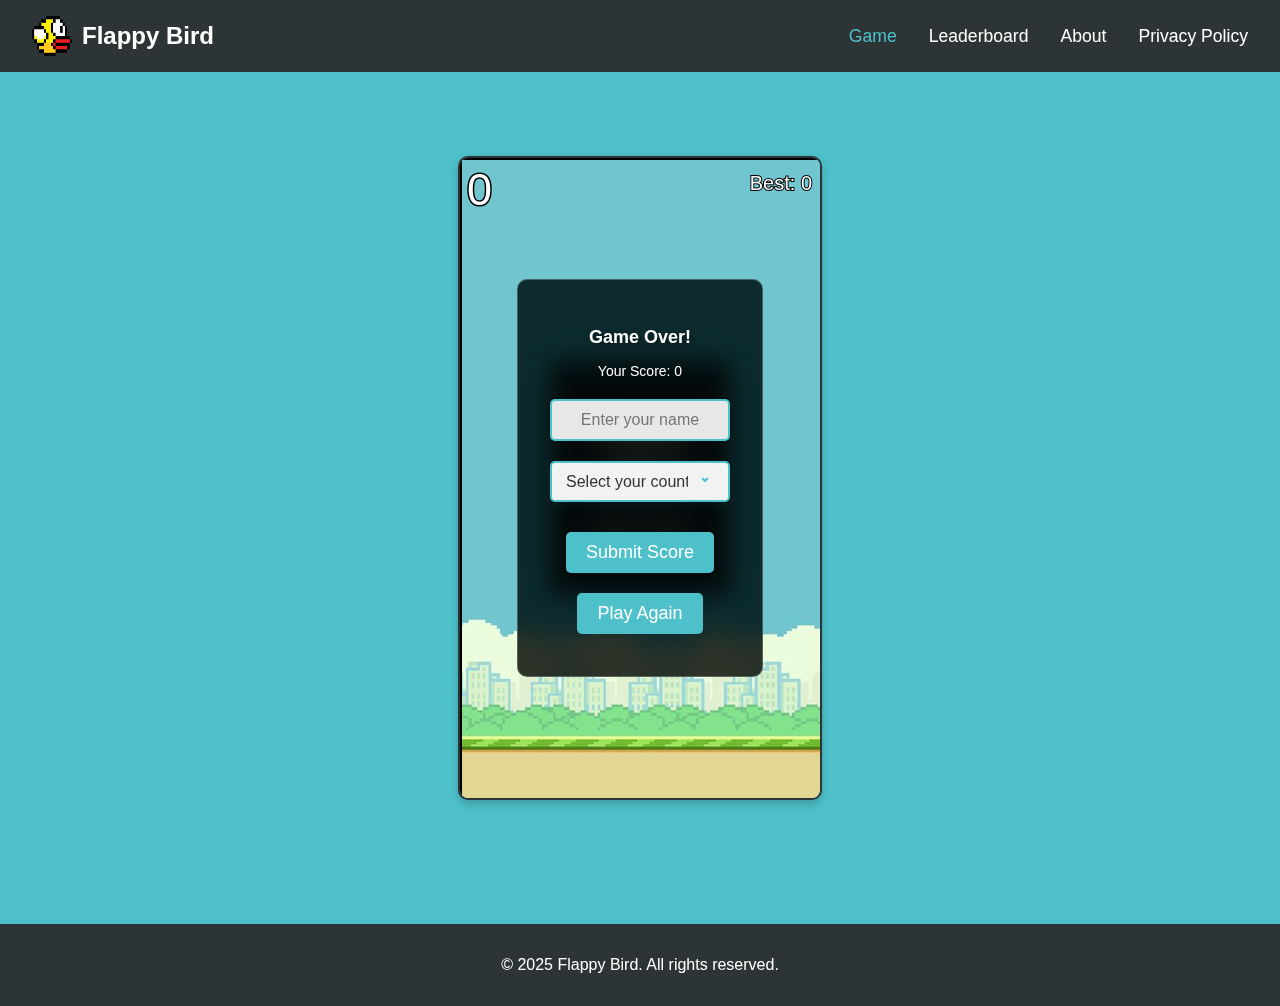
<file: index.html>
<!DOCTYPE html>
<html>
    <head>
        <meta charset="UTF-8">
        <meta name="viewport" content="width=device-width, initial-scale=1.0">
        <title>Flappy Bird</title>
        <link rel="stylesheet" href="flappybird.css">
        <script async src="https://pagead2.googlesyndication.com/pagead/js/adsbygoogle.js?client=ca-pub-3494326893444566"
     crossorigin="anonymous"></script>
        <meta name="google-site-verification" content="9m1msXTnM2G-dFOcgc0I6J4iV4lfIs044R6WPz3hhJg" />
        <script src="flappybird.js" defer></script>
        <script src="leaderboard.js" defer></script>
        <style>
            html, body {
                overflow-x: hidden;
                max-width: 100%;
            }
            
            .game-wrapper {
                display: flex;
                justify-content: center;
                align-items: center;
                min-height: calc(100vh - 120px); /* Account for header and footer */
                padding: 1rem;
            }

            .game-container {
                position: relative;
                width: 360px;
                height: 640px;
                border: 2px solid #2D3436;
                border-radius: 10px;
                overflow: hidden;
                box-shadow: 0 4px 8px rgba(0, 0, 0, 0.2);
            }

            #high-score {
                position: absolute;
                top: 10px;
                right: 10px;
                font-size: 18px;
                color: white;
                text-shadow: 2px 2px 4px rgba(0, 0, 0, 0.8);
                z-index: 1;
            }

            #start-screen, #game-over {
                position: absolute;
                top: 50%;
                left: 50%;
                transform: translate(-50%, -50%);
                text-align: center;
                background: rgba(0, 0, 0, 0.8);
                padding: 2rem;
                border-radius: 10px;
                color: white;
                z-index: 2;
            }

            .btn {
                background-color: #4EC0CA;
                color: white;
                border: none;
                padding: 10px 20px;
                font-size: 18px;
                border-radius: 5px;
                cursor: pointer;
                margin: 10px;
                transition: background-color 0.3s;
            }

            .btn:hover {
                background-color: #3AA7B1;
            }

            .hidden {
                display: none;
            }

            .input-group {
                margin: 20px 0;
            }

            #player-name {
                width: 100%;
                padding: 10px;
                font-size: 16px;
                border: 2px solid #4EC0CA;
                border-radius: 5px;
                background-color: rgba(255, 255, 255, 0.9);
                color: #333;
                text-align: center;
            }

            #player-name:focus {
                outline: none;
                border-color: #3AA7B1;
            }

            .ad-container {
                text-align: center;
                margin: 20px auto;
                max-width: 100%;
                overflow: hidden;
            }

            @media (max-width: 480px) {
                .game-container {
                    width: 320px;
                    height: 568px;
                }
            }

            .toast {
                position: fixed;
                left: 50%;
                bottom: 40px;
                transform: translateX(-50%);
                min-width: 220px;
                max-width: 90vw;
                background: linear-gradient(90deg, #4EC0CA 60%, #3AA7B1 100%);
                color: #fff;
                padding: 16px 32px;
                border-radius: 30px;
                font-size: 1rem;
                font-weight: 600;
                box-shadow: 0 8px 32px rgba(0,0,0,0.18);
                z-index: 9999;
                opacity: 0;
                pointer-events: none;
                transition: opacity 0.4s, bottom 0.4s;
                text-align: center;
                letter-spacing: 1px;
            }
            .toast.show {
                opacity: 1;
                pointer-events: auto;
                bottom: 60px;
            }
        </style>
    </head>
    <body>
        <header>
            <nav class="navbar">
                <a href="index.html" class="logo-link">
                    <div class="logo">
                        <img src="flappybird.png" alt="Flappy Bird Logo" class="nav-logo">
                        <span>Flappy Bird</span>
                    </div>
                </a>
                <ul class="nav-links">
                    <li><a href="index.html" class="active">Game</a></li>
                    <li><a href="leaderboard.html">Leaderboard</a></li>
                    <li><a href="about.html">About</a></li>
                    <li><a href="privacy.html">Privacy Policy</a></li>
                </ul>
            </nav>
        </header>
        <main>
            <div class="game-wrapper">
                <div class="game-container">
                    <canvas id="board"></canvas>
                    <div id="start-screen">
                        <h1>Flappy Bird</h1>
                        <p>Click or press Space to start</p>
                    </div>
                    <div id="game-over" class="hidden">
                        <h2>Game Over!</h2>
                        <p>Your Score: <span class="final-score">0</span></p>
                        <div class="input-group">
                            <input type="text" id="player-name" placeholder="Enter your name" maxlength="20" />
                        </div>
                        <div class="input-group">
                            <label for="player-country" style="display:block; color:#fff; font-weight:600; margin-bottom:6px; letter-spacing:1px; font-size:15px; text-align:left;"></label>
                            <div style="width:100%;">
                                <select id="player-country" class="styled-select">
                                    <option value="">Select your country</option>
                                    <option value="United States">United States</option>
                                    <option value="United Kingdom">United Kingdom</option>
                                    <option value="Canada">Canada</option>
                                    <option value="Australia">Australia</option>
                                    <option value="Germany">Germany</option>
                                    <option value="France">France</option>
                                    <option value="India">India</option>
                                    <option value="China">China</option>
                                    <option value="Japan">Japan</option>
                                    <option value="Brazil">Brazil</option>
                                    <option value="Russia">Russia</option>
                                    <option value="Italy">Italy</option>
                                    <option value="Spain">Spain</option>
                                    <option value="Mexico">Mexico</option>
                                    <option value="Turkey">Turkey</option>
                                    <option value="South Korea">South Korea</option>
                                    <option value="Indonesia">Indonesia</option>
                                    <option value="Netherlands">Netherlands</option>
                                    <option value="Saudi Arabia">Saudi Arabia</option>
                                    <option value="South Africa">South Africa</option>
                                </select>
                            </div>
                        </div>
                        <button class="btn" onclick="submitScore()">Submit Score</button>
                        <button class="btn" onclick="resetGame()">Play Again</button>
                    </div>
                </div>
            </div>
            <div id="toast" class="toast hidden"></div>
            <!-- Bottom ad -->
            <div class="ad-container">
                <ins class="adsbygoogle"
                    style="display:block"
                    data-ad-client="ca-pub-3494326893444566"
                    data-ad-slot="YOUR_AD_SLOT_ID"
                    data-ad-format="horizontal"
                    data-full-width-responsive="true"></ins>
                <script>
                    (adsbygoogle = window.adsbygoogle || []).push({});
                </script>
            </div>
        </main>
        <footer>
            <p>&copy; 2025 Flappy Bird. All rights reserved.</p>
        </footer>
    </body>
</html>
</file>
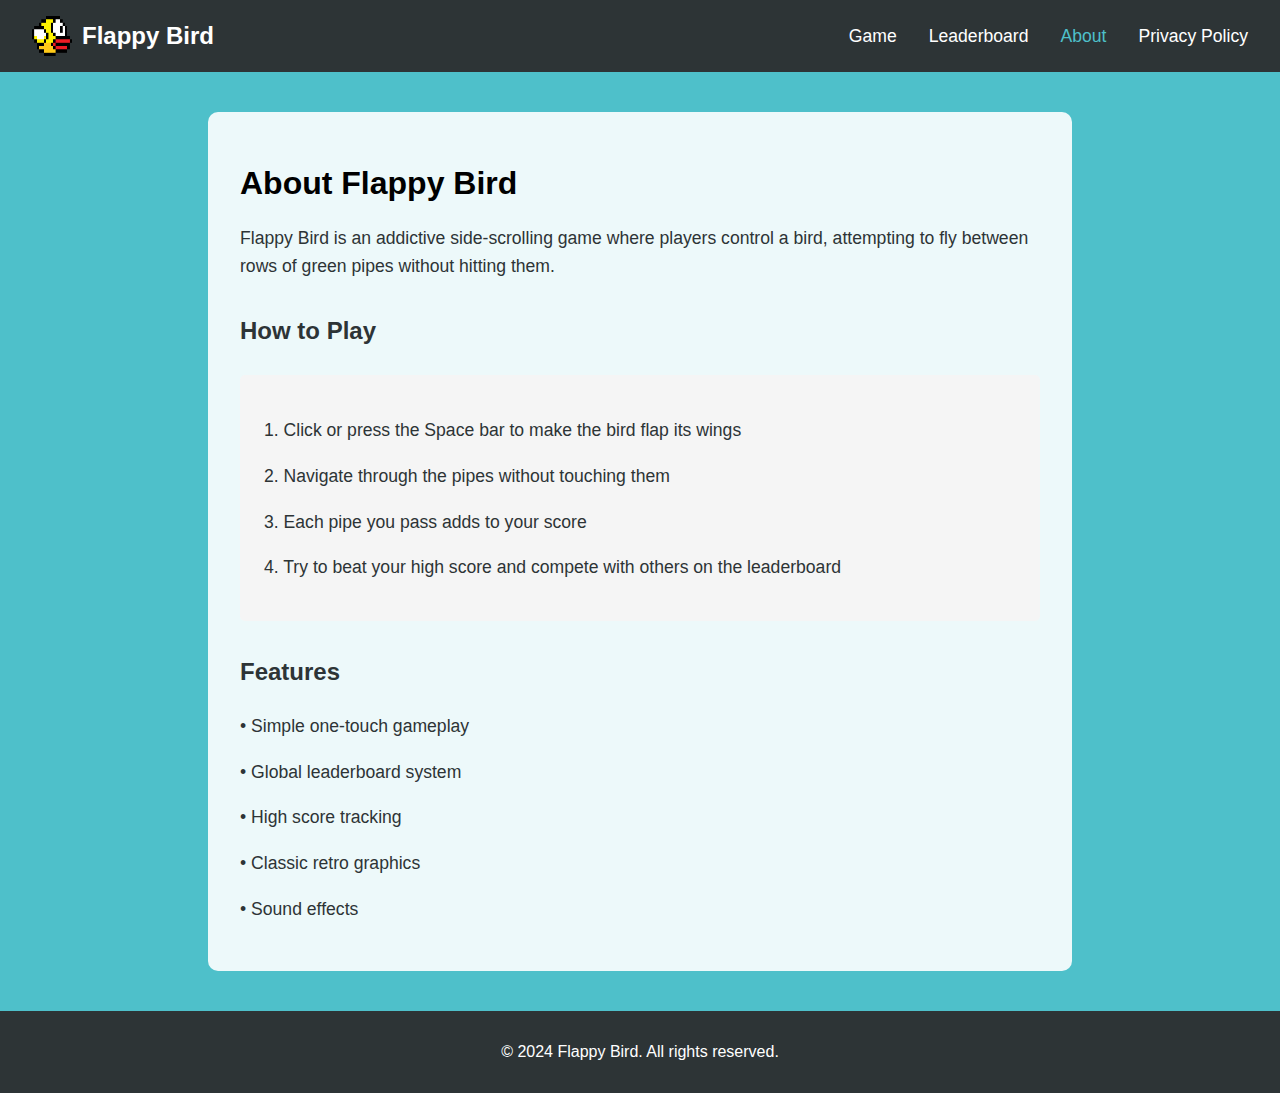
<file: about.html>
<!DOCTYPE html>
<html>
    <head>
        <meta charset="UTF-8">
        <meta name="viewport" content="width=device-width, initial-scale=1.0">
        <title>About - Flappy Bird</title>
        <link rel="stylesheet" href="flappybird.css">
        <!-- Google AdSense -->
        <script async src="https://pagead2.googlesyndication.com/pagead/js/adsbygoogle.js?client=ca-pub-YOUR_PUBLISHER_ID"
        crossorigin="anonymous"></script>
        <style>
            .about-container {
                background-color: rgba(255, 255, 255, 0.9);
                border-radius: 10px;
                padding: 2rem;
                max-width: 800px;
                width: 100%;
                margin: 0 auto;
            }
            
            .about-content {
                line-height: 1.6;
            }
            
            .about-content h2 {
                color: #2D3436;
                margin-top: 2rem;
            }
            
            .about-content p {
                color: #2D3436;
                font-size: 1.1rem;
                margin-bottom: 1rem;
            }
            
            .game-instructions {
                background-color: #f5f5f5;
                padding: 1.5rem;
                border-radius: 5px;
                margin: 1.5rem 0;
            }

            .ad-container {
                text-align: center;
                margin: 20px auto;
                max-width: 100%;
                overflow: hidden;
            }
        </style>
    </head>
    <body>
        <header>
            <nav class="navbar">
                <a href="index.html" class="logo-link">
                    <div class="logo">
                        <img src="flappybird.png" alt="Flappy Bird Logo" class="nav-logo">
                        <span>Flappy Bird</span>
                    </div>
                </a>
                <ul class="nav-links">
                    <li><a href="index.html">Game</a></li>
                    <li><a href="leaderboard.html">Leaderboard</a></li>
                    <li><a href="about.html" class="active">About</a></li>
                    <li><a href="privacy.html">Privacy Policy</a></li>
                </ul>
            </nav>
        </header>
        <main>
            <!-- Top ad -->
            <div class="ad-container">
                <ins class="adsbygoogle"
                    style="display:block"
                    data-ad-client="ca-pub-YOUR_PUBLISHER_ID"
                    data-ad-slot="YOUR_AD_SLOT_ID"
                    data-ad-format="horizontal"
                    data-full-width-responsive="true"></ins>
                <script>
                    (adsbygoogle = window.adsbygoogle || []).push({});
                </script>
            </div>
            <div class="about-container">
                <h1>About Flappy Bird</h1>
                <div class="about-content">
                    <p>Flappy Bird is an addictive side-scrolling game where players control a bird, attempting to fly between rows of green pipes without hitting them.</p>
                    
                    <h2>How to Play</h2>
                    <div class="game-instructions">
                        <p>1. Click or press the Space bar to make the bird flap its wings</p>
                        <p>2. Navigate through the pipes without touching them</p>
                        <p>3. Each pipe you pass adds to your score</p>
                        <p>4. Try to beat your high score and compete with others on the leaderboard</p>
                    </div>
                    
                    <h2>Features</h2>
                    <p>• Simple one-touch gameplay</p>
                    <p>• Global leaderboard system</p>
                    <p>• High score tracking</p>
                    <p>• Classic retro graphics</p>
                    <p>• Sound effects</p>
                </div>
            </div>
            <!-- Bottom ad -->
            <div class="ad-container">
                <ins class="adsbygoogle"
                    style="display:block"
                    data-ad-client="ca-pub-YOUR_PUBLISHER_ID"
                    data-ad-slot="YOUR_AD_SLOT_ID"
                    data-ad-format="horizontal"
                    data-full-width-responsive="true"></ins>
                <script>
                    (adsbygoogle = window.adsbygoogle || []).push({});
                </script>
            </div>
        </main>
        <footer>
            <p>&copy; 2024 Flappy Bird. All rights reserved.</p>
        </footer>
    </body>
</html>
</file>
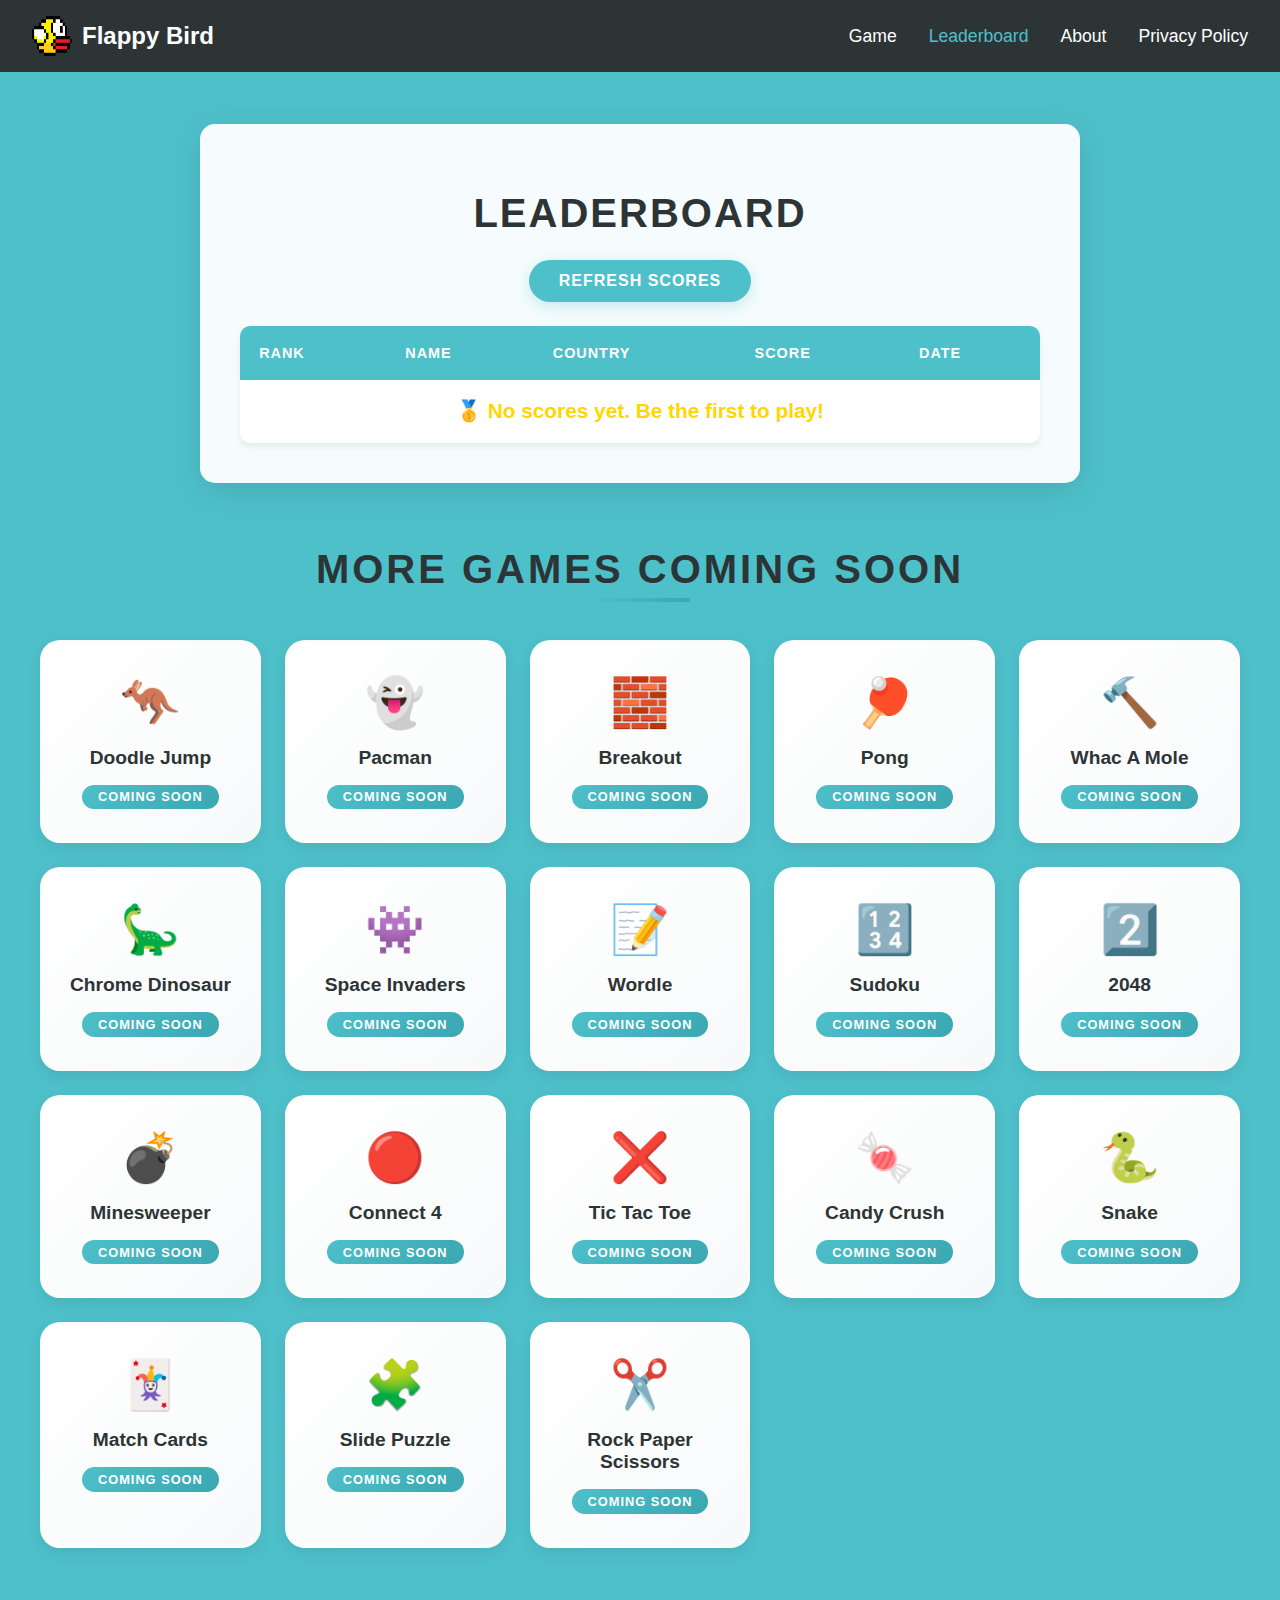
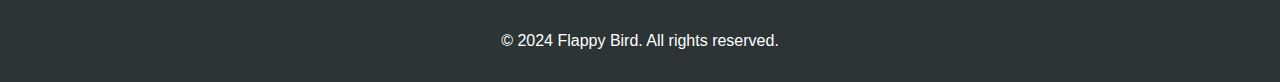
<file: leaderboard.html>
<!DOCTYPE html>
<html>
    <head>
        <meta charset="UTF-8">
        <meta name="viewport" content="width=device-width, initial-scale=1.0">
        <title>Leaderboard - Flappy Bird</title>
        <link rel="stylesheet" href="flappybird.css">
        <!-- Google AdSense -->
        <script async src="https://pagead2.googlesyndication.com/pagead/js/adsbygoogle.js?client=ca-pub-YOUR_PUBLISHER_ID"
        crossorigin="anonymous"></script>
        <script src="leaderboard.js" defer></script>
        <style>
            .leaderboard-container {
                background-color: rgba(255, 255, 255, 0.95);
                border-radius: 15px;
                padding: 2.5rem;
                max-width: 800px;
                width: 100%;
                margin: 2rem auto;
                box-shadow: 0 8px 32px rgba(0, 0, 0, 0.1);
            }
            
            .leaderboard-container h1 {
                text-align: center;
                color: #2D3436;
                font-size: 2.5rem;
                margin-bottom: 1.5rem;
                text-transform: uppercase;
                letter-spacing: 2px;
            }
            
            .leaderboard-table {
                width: 100%;
                border-collapse: collapse;
                margin-top: 1.5rem;
                background-color: white;
                border-radius: 10px;
                overflow: hidden;
                box-shadow: 0 4px 6px rgba(0, 0, 0, 0.07);
            }
            
            .leaderboard-table th,
            .leaderboard-table td {
                padding: 1.2rem;
                text-align: left;
            }
            
            .leaderboard-table th {
                background-color: #4EC0CA;
                color: white;
                font-weight: 600;
                text-transform: uppercase;
                letter-spacing: 1px;
                font-size: 0.9rem;
            }
            
            .leaderboard-table td {
                border-bottom: 1px solid #f0f0f0;
                color: #2D3436;
                font-size: 1.1rem;
            }
            
            .leaderboard-table tbody tr {
                transition: all 0.3s ease;
            }
            
            .leaderboard-table tbody tr:hover {
                background-color: #f8f9fa;
                transform: scale(1.02);
                box-shadow: 0 2px 5px rgba(0, 0, 0, 0.1);
            }
            
            /* Special styling for top 3 */
            .leaderboard-table tbody tr:nth-child(1) td:first-child {
                color: #FFD700;
                font-weight: bold;
                font-size: 1.3rem;
            }
            
            .leaderboard-table tbody tr:nth-child(2) td:first-child {
                color: #C0C0C0;
                font-weight: bold;
                font-size: 1.2rem;
            }
            
            .leaderboard-table tbody tr:nth-child(3) td:first-child {
                color: #CD7F32;
                font-weight: bold;
                font-size: 1.2rem;
            }
            
            /* Medal icons for top 3 */
            .leaderboard-table tbody tr:nth-child(1) td:first-child::before {
                content: "🥇 ";
            }
            
            .leaderboard-table tbody tr:nth-child(2) td:first-child::before {
                content: "🥈 ";
            }
            
            .leaderboard-table tbody tr:nth-child(3) td:first-child::before {
                content: "🥉 ";
            }
            
            .leaderboard-table tbody tr:last-child td {
                border-bottom: none;
            }

            .ad-container {
                text-align: center;
                margin: 20px auto;
                max-width: 100%;
                overflow: hidden;
            }

            .no-scores {
                text-align: center;
                padding: 3rem;
                color: #666;
                font-style: italic;
                font-size: 1.2rem;
            }

            .refresh-button {
                background-color: #4EC0CA;
                color: white;
                border: none;
                padding: 12px 30px;
                border-radius: 25px;
                cursor: pointer;
                margin: 20px auto;
                display: block;
                font-size: 1rem;
                font-weight: 600;
                text-transform: uppercase;
                letter-spacing: 1px;
                transition: all 0.3s ease;
                box-shadow: 0 4px 15px rgba(78, 192, 202, 0.3);
            }

            .refresh-button:hover {
                background-color: #3AA7B1;
                transform: translateY(-2px);
                box-shadow: 0 6px 20px rgba(78, 192, 202, 0.4);
            }
            
            .refresh-button:active {
                transform: translateY(0);
                box-shadow: 0 2px 10px rgba(78, 192, 202, 0.3);
            }
            
            /* Responsive design */
            @media (max-width: 600px) {
                .leaderboard-container {
                    padding: 1.5rem;
                    margin: 1rem;
                }
                
                .leaderboard-table th,
                .leaderboard-table td {
                    padding: 0.8rem;
                    font-size: 0.9rem;
                }
                
                .leaderboard-container h1 {
                    font-size: 2rem;
                }
            }
            
            /* More Games Section */
            .more-games-section {
                max-width: 1200px;
                margin: 4rem auto 2rem;
                padding: 0 1rem;
            }
            
            .section-title {
                text-align: center;
                font-size: 2.5rem;
                color: #2D3436;
                margin-bottom: 3rem;
                position: relative;
                text-transform: uppercase;
                letter-spacing: 3px;
            }
            
            .section-title::after {
                content: '';
                position: absolute;
                bottom: -10px;
                left: 50%;
                transform: translateX(-50%);
                width: 100px;
                height: 4px;
                background: linear-gradient(to right, #4EC0CA, #3AA7B1);
                border-radius: 2px;
            }
            
            .games-grid {
                display: grid;
                grid-template-columns: repeat(auto-fill, minmax(200px, 1fr));
                gap: 1.5rem;
                margin-bottom: 2rem;
            }
            
            .game-card {
                background: linear-gradient(135deg, #ffffff 0%, #f8f9fa 100%);
                border-radius: 20px;
                padding: 2rem 1.5rem;
                text-align: center;
                position: relative;
                overflow: hidden;
                transition: all 0.3s ease;
                cursor: pointer;
                box-shadow: 0 5px 15px rgba(0, 0, 0, 0.08);
                border: 2px solid transparent;
            }
            
            .game-card::before {
                content: '';
                position: absolute;
                top: 0;
                left: 0;
                right: 0;
                bottom: 0;
                background: linear-gradient(135deg, #4EC0CA 0%, #3AA7B1 100%);
                opacity: 0;
                transition: opacity 0.3s ease;
                z-index: 1;
            }
            
            .game-card:hover {
                transform: translateY(-10px);
                box-shadow: 0 15px 30px rgba(78, 192, 202, 0.3);
                border-color: #4EC0CA;
            }
            
            .game-card:hover::before {
                opacity: 0.1;
            }
            
            .game-icon {
                font-size: 3rem;
                margin-bottom: 1rem;
                display: block;
                animation: bounce 2s infinite;
                position: relative;
                z-index: 2;
            }
            
            .game-card h3 {
                font-size: 1.2rem;
                color: #2D3436;
                margin: 0.5rem 0;
                font-weight: 600;
                position: relative;
                z-index: 2;
            }
            
            .coming-soon-badge {
                display: inline-block;
                background: linear-gradient(135deg, #4EC0CA 0%, #3AA7B1 100%);
                color: white;
                padding: 0.3rem 1rem;
                border-radius: 20px;
                font-size: 0.8rem;
                font-weight: 600;
                text-transform: uppercase;
                letter-spacing: 1px;
                margin-top: 0.5rem;
                position: relative;
                z-index: 2;
                animation: pulse 2s infinite;
            }
            
            @keyframes bounce {
                0%, 100% {
                    transform: translateY(0);
                }
                50% {
                    transform: translateY(-10px);
                }
            }
            
            @keyframes pulse {
                0% {
                    box-shadow: 0 0 0 0 rgba(78, 192, 202, 0.4);
                }
                70% {
                    box-shadow: 0 0 0 10px rgba(78, 192, 202, 0);
                }
                100% {
                    box-shadow: 0 0 0 0 rgba(78, 192, 202, 0);
                }
            }
            
            /* Responsive for game cards */
            @media (max-width: 768px) {
                .games-grid {
                    grid-template-columns: repeat(auto-fill, minmax(150px, 1fr));
                    gap: 1rem;
                }
                
                .game-card {
                    padding: 1.5rem 1rem;
                }
                
                .game-icon {
                    font-size: 2.5rem;
                }
                
                .section-title {
                    font-size: 2rem;
                }
            }
        </style>
    </head>
    <body>
        <header>
            <nav class="navbar">
                <a href="index.html" class="logo-link">
                    <div class="logo">
                        <img src="flappybird.png" alt="Flappy Bird Logo" class="nav-logo">
                        <span>Flappy Bird</span>
                    </div>
                </a>
                <ul class="nav-links">
                    <li><a href="index.html">Game</a></li>
                    <li><a href="leaderboard.html" class="active">Leaderboard</a></li>
                    <li><a href="about.html">About</a></li>
                    <li><a href="privacy.html">Privacy Policy</a></li>
                </ul>
            </nav>
        </header>
        <main>
            <!-- Top ad -->
            <div class="ad-container">
                <ins class="adsbygoogle"
                    style="display:block"
                    data-ad-client="ca-pub-YOUR_PUBLISHER_ID"
                    data-ad-slot="YOUR_AD_SLOT_ID"
                    data-ad-format="horizontal"
                    data-full-width-responsive="true"></ins>
                <script>
                    (adsbygoogle = window.adsbygoogle || []).push({});
                </script>
            </div>
            <div class="leaderboard-container">
                <h1>Leaderboard</h1>
                <button class="refresh-button" onclick="loadLeaderboard()">Refresh Scores</button>
                <table class="leaderboard-table">
                    <thead>
                        <tr>
                            <th>Rank</th>
                            <th>Name</th>
                            <th>Country</th>
                            <th>Score</th>
                            <th>Date</th>
                        </tr>
                    </thead>
                    <tbody id="leaderboard-body">
                        <!-- Leaderboard entries will be populated by JavaScript -->
                    </tbody>
                </table>
            </div>
            
            <!-- More Games Section -->
            <div class="more-games-section">
                <h2 class="section-title">More Games Coming Soon</h2>
                <div class="games-grid">
                    <div class="game-card">
                        <div class="game-icon">🦘</div>
                        <h3>Doodle Jump</h3>
                        <span class="coming-soon-badge">Coming Soon</span>
                    </div>
                    <div class="game-card">
                        <div class="game-icon">👻</div>
                        <h3>Pacman</h3>
                        <span class="coming-soon-badge">Coming Soon</span>
                    </div>
                    <div class="game-card">
                        <div class="game-icon">🧱</div>
                        <h3>Breakout</h3>
                        <span class="coming-soon-badge">Coming Soon</span>
                    </div>
                    <div class="game-card">
                        <div class="game-icon">🏓</div>
                        <h3>Pong</h3>
                        <span class="coming-soon-badge">Coming Soon</span>
                    </div>
                    <div class="game-card">
                        <div class="game-icon">🔨</div>
                        <h3>Whac A Mole</h3>
                        <span class="coming-soon-badge">Coming Soon</span>
                    </div>
                    <div class="game-card">
                        <div class="game-icon">🦕</div>
                        <h3>Chrome Dinosaur</h3>
                        <span class="coming-soon-badge">Coming Soon</span>
                    </div>
                    <div class="game-card">
                        <div class="game-icon">👾</div>
                        <h3>Space Invaders</h3>
                        <span class="coming-soon-badge">Coming Soon</span>
                    </div>
                    <div class="game-card">
                        <div class="game-icon">📝</div>
                        <h3>Wordle</h3>
                        <span class="coming-soon-badge">Coming Soon</span>
                    </div>
                    <div class="game-card">
                        <div class="game-icon">🔢</div>
                        <h3>Sudoku</h3>
                        <span class="coming-soon-badge">Coming Soon</span>
                    </div>
                    <div class="game-card">
                        <div class="game-icon">2️⃣</div>
                        <h3>2048</h3>
                        <span class="coming-soon-badge">Coming Soon</span>
                    </div>
                    <div class="game-card">
                        <div class="game-icon">💣</div>
                        <h3>Minesweeper</h3>
                        <span class="coming-soon-badge">Coming Soon</span>
                    </div>
                    <div class="game-card">
                        <div class="game-icon">🔴</div>
                        <h3>Connect 4</h3>
                        <span class="coming-soon-badge">Coming Soon</span>
                    </div>
                    <div class="game-card">
                        <div class="game-icon">❌</div>
                        <h3>Tic Tac Toe</h3>
                        <span class="coming-soon-badge">Coming Soon</span>
                    </div>
                    <div class="game-card">
                        <div class="game-icon">🍬</div>
                        <h3>Candy Crush</h3>
                        <span class="coming-soon-badge">Coming Soon</span>
                    </div>
                    <div class="game-card">
                        <div class="game-icon">🐍</div>
                        <h3>Snake</h3>
                        <span class="coming-soon-badge">Coming Soon</span>
                    </div>
                    <div class="game-card">
                        <div class="game-icon">🃏</div>
                        <h3>Match Cards</h3>
                        <span class="coming-soon-badge">Coming Soon</span>
                    </div>
                    <div class="game-card">
                        <div class="game-icon">🧩</div>
                        <h3>Slide Puzzle</h3>
                        <span class="coming-soon-badge">Coming Soon</span>
                    </div>
                    <div class="game-card">
                        <div class="game-icon">✂️</div>
                        <h3>Rock Paper Scissors</h3>
                        <span class="coming-soon-badge">Coming Soon</span>
                    </div>
                </div>
            </div>
            
            <!-- Bottom ad -->
            <div class="ad-container">
                <ins class="adsbygoogle"
                    style="display:block"
                    data-ad-client="ca-pub-YOUR_PUBLISHER_ID"
                    data-ad-slot="YOUR_AD_SLOT_ID"
                    data-ad-format="horizontal"
                    data-full-width-responsive="true"></ins>
                <script>
                    (adsbygoogle = window.adsbygoogle || []).push({});
                </script>
            </div>
        </main>
        <footer>
            <p>&copy; 2024 Flappy Bird. All rights reserved.</p>
        </footer>
    </body>
</html>
</file>
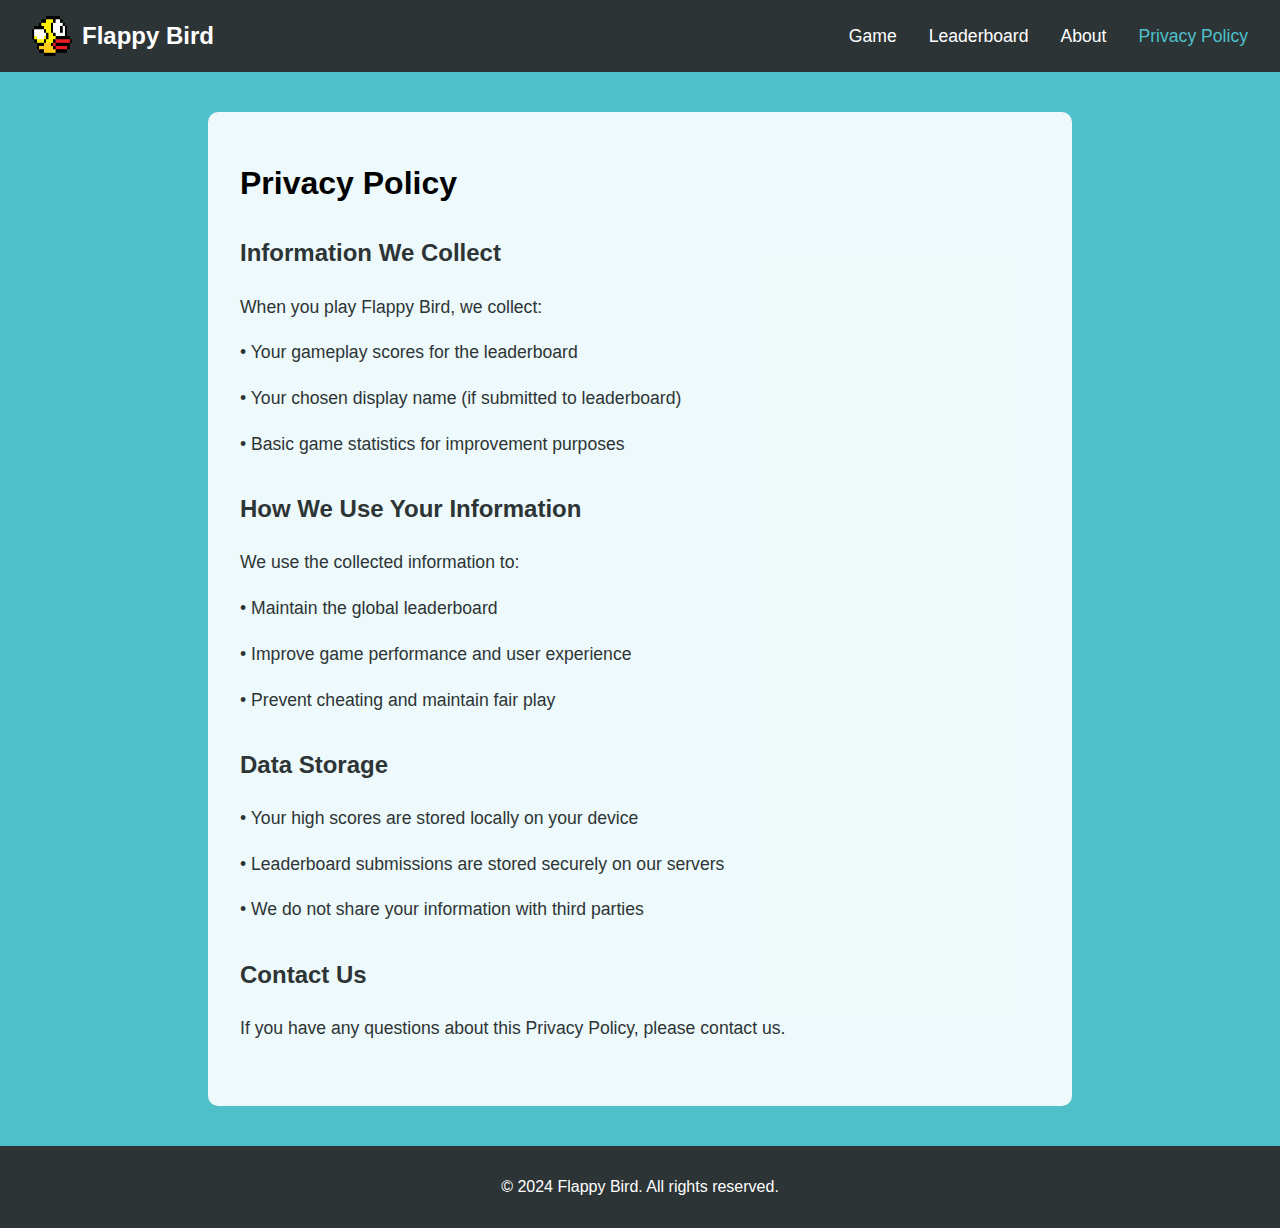
<file: privacy.html>
<!DOCTYPE html>
<html>
    <head>
        <meta charset="UTF-8">
        <meta name="viewport" content="width=device-width, initial-scale=1.0">
        <title>Privacy Policy - Flappy Bird</title>
        <link rel="stylesheet" href="flappybird.css">
        <!-- Google AdSense -->
        <script async src="https://pagead2.googlesyndication.com/pagead/js/adsbygoogle.js?client=ca-pub-YOUR_PUBLISHER_ID"
        crossorigin="anonymous"></script>
        <style>
            .privacy-container {
                background-color: rgba(255, 255, 255, 0.9);
                border-radius: 10px;
                padding: 2rem;
                max-width: 800px;
                width: 100%;
                margin: 0 auto;
            }
            
            .privacy-content {
                line-height: 1.6;
            }
            
            .privacy-content h2 {
                color: #2D3436;
                margin-top: 2rem;
            }
            
            .privacy-content p {
                color: #2D3436;
                font-size: 1.1rem;
                margin-bottom: 1rem;
            }
            
            .privacy-section {
                margin: 2rem 0;
            }

            .ad-container {
                text-align: center;
                margin: 20px auto;
                max-width: 100%;
                overflow: hidden;
            }
        </style>
    </head>
    <body>
        <header>
            <nav class="navbar">
                <a href="index.html" class="logo-link">
                    <div class="logo">
                        <img src="flappybird.png" alt="Flappy Bird Logo" class="nav-logo">
                        <span>Flappy Bird</span>
                    </div>
                </a>
                <ul class="nav-links">
                    <li><a href="index.html">Game</a></li>
                    <li><a href="leaderboard.html">Leaderboard</a></li>
                    <li><a href="about.html">About</a></li>
                    <li><a href="privacy.html" class="active">Privacy Policy</a></li>
                </ul>
            </nav>
        </header>
        <main>
            <!-- Top ad -->
            <div class="ad-container">
                <ins class="adsbygoogle"
                    style="display:block"
                    data-ad-client="ca-pub-YOUR_PUBLISHER_ID"
                    data-ad-slot="YOUR_AD_SLOT_ID"
                    data-ad-format="horizontal"
                    data-full-width-responsive="true"></ins>
                <script>
                    (adsbygoogle = window.adsbygoogle || []).push({});
                </script>
            </div>
            <div class="privacy-container">
                <h1>Privacy Policy</h1>
                <div class="privacy-content">
                    <div class="privacy-section">
                        <h2>Information We Collect</h2>
                        <p>When you play Flappy Bird, we collect:</p>
                        <p>• Your gameplay scores for the leaderboard</p>
                        <p>• Your chosen display name (if submitted to leaderboard)</p>
                        <p>• Basic game statistics for improvement purposes</p>
                    </div>
                    
                    <div class="privacy-section">
                        <h2>How We Use Your Information</h2>
                        <p>We use the collected information to:</p>
                        <p>• Maintain the global leaderboard</p>
                        <p>• Improve game performance and user experience</p>
                        <p>• Prevent cheating and maintain fair play</p>
                    </div>
                    
                    <div class="privacy-section">
                        <h2>Data Storage</h2>
                        <p>• Your high scores are stored locally on your device</p>
                        <p>• Leaderboard submissions are stored securely on our servers</p>
                        <p>• We do not share your information with third parties</p>
                    </div>
                    
                    <div class="privacy-section">
                        <h2>Contact Us</h2>
                        <p>If you have any questions about this Privacy Policy, please contact us.</p>
                    </div>
                </div>
            </div>
            <!-- Bottom ad -->
            <div class="ad-container">
                <ins class="adsbygoogle"
                    style="display:block"
                    data-ad-client="ca-pub-YOUR_PUBLISHER_ID"
                    data-ad-slot="YOUR_AD_SLOT_ID"
                    data-ad-format="horizontal"
                    data-full-width-responsive="true"></ins>
                <script>
                    (adsbygoogle = window.adsbygoogle || []).push({});
                </script>
            </div>
        </main>
        <footer>
            <p>&copy; 2024 Flappy Bird. All rights reserved.</p>
        </footer>
    </body>
</html>
</file>
<file: flappybird.css>
/* Reset and base styles */
body {
    margin: 0;
    padding: 0;
    height: auto;
    display: flex;
    flex-direction: column;
    font-family: Arial, sans-serif;
    background-color: #4EC0CA;
}

/* Navigation styles */
.navbar {
    background-color: #2D3436;
    padding: 1rem 2rem;
    display: flex;
    justify-content: space-between;
    align-items: center;
}

.logo {
    display: flex;
    align-items: center;
    gap: 10px;
    font-size: 24px;
    font-weight: bold;
    color: white;
}

.logo-link {
    text-decoration: none;
    color: inherit;
}

.logo-link:hover .logo {
    opacity: 0.8;
    transition: opacity 0.3s ease;
}

.nav-logo {
    width: 40px;
    height: 40px;
}

.nav-links {
    list-style: none;
    display: flex;
    gap: 2rem;
    margin: 0;
    padding: 0;
}

.nav-links a {
    color: white;
    text-decoration: none;
    font-size: 1.1rem;
    transition: color 0.3s;
}

.nav-links a:hover {
    color: #4EC0CA;
}

.nav-links a.active {
    color: #4EC0CA;
}
/* Main content */
.game-wrapper{
    display: flex;
    justify-content: center;
    align-items: center;
    min-height: calc(100vh - 120px); /* Account for header and footer */
    padding: 1rem;
    position: relative;
}
/* Game container */
.game-container {
    margin: auto;
    width: 360px;
    height: 640px;
    background-color: #4EC0CA;
}

#board {
    border: 2px solid black;
    width: 100%;
    height: 100%;
}

/* Score displays */
#score-display, #high-score {
    position: absolute;
    top: 20px;
    left: 20px;
    font-size: 24px;
    color: white;
    text-shadow: 2px 2px 4px rgba(0, 0, 0, 0.5);
    z-index: 1;
}

#high-score {
    top: 50px;
}

/* Game screens */
#start-screen{
    position: absolute;
    top: 50%;
    left: 50%;
    transform: translate(-50%, -50%);
    text-align: center;
    color: white;
    text-shadow: 2px 2px 4px rgba(0, 0, 0, 0.5);
    z-index: 2;
    background-color: rgba(0, 0, 0, 0.7);
    padding: 2rem;
    border-radius: 10px;
}
#game-over {
    position: absolute;
    width: 180px;
    height: auto;
    top: 50%;
    left: 50%;
    transform: translate(-50%, -50%);
    text-align: center;
    color: white;
    text-shadow: 2px 2px 4px rgba(0, 0, 0, 0.5);
    z-index: 2;
    backdrop-filter: blur(13px) saturate(180%);
    -webkit-backdrop-filter: blur(13px) saturate(180%);
    background-color: rgba(19, 37, 71, 0.75);
    border-radius: 12px;
    border: 1px solid rgba(209, 213, 219, 0.3);
    padding: 2rem;
    border-radius: 10px;
}
.input-group{
    display: flex;
    justify-content: center;
    align-items: center;
}
#game-over h2{
    font-size: 18px;
    margin-bottom: 15px;
}
#game-over p{
    font-size: 14px;
    margin: 10px 0;
}
.hidden {
    display: none;
}

/* Buttons */
.btn {
    background-color: #000000;
    color: white;
    border: none;
    padding: 10px 20px;
    font-size: 13px;
    border-radius: 5px;
    cursor: pointer;
    margin: 10px;
    transition: background-color 0.3s;
}

.btn:hover {
    background-color: #056f6d;
}

/* Footer */
footer {
    background-color: #2D3436;
    color: white;
    text-align: center;
    padding: 1rem;
    margin-top: auto;
}

.styled-select {
    width: 100%;
    padding: 10px 40px 10px 14px;
    font-size: 16px;
    border: 2px solid #4EC0CA;
    border-radius: 5px;
    background: rgba(255,255,255,0.95) url('data:image/svg+xml;utf8,<svg fill="%234EC0CA" height="20" viewBox="0 0 20 20" width="20" xmlns="http://www.w3.org/2000/svg"><path d="M7.293 7.293a1 1 0 011.414 0L10 8.586l1.293-1.293a1 1 0 111.414 1.414l-2 2a1 1 0 01-1.414 0l-2-2a1 1 0 010-1.414z"/></svg>') no-repeat right 12px center/22px 22px;
    color: #333;
    appearance: none;
    -webkit-appearance: none;
    -moz-appearance: none;
    transition: border-color 0.3s, box-shadow 0.3s;
    box-shadow: 0 2px 8px rgba(78,192,202,0.08);
}
.styled-select:focus {
    outline: none;
    border-color: #3AA7B1;
    box-shadow: 0 0 0 2px #4EC0CA44;
}
.styled-select:hover {
    border-color: #3AA7B1;
}
.styled-select option {
    background: #fff;
    color: #333;
}
</file>
